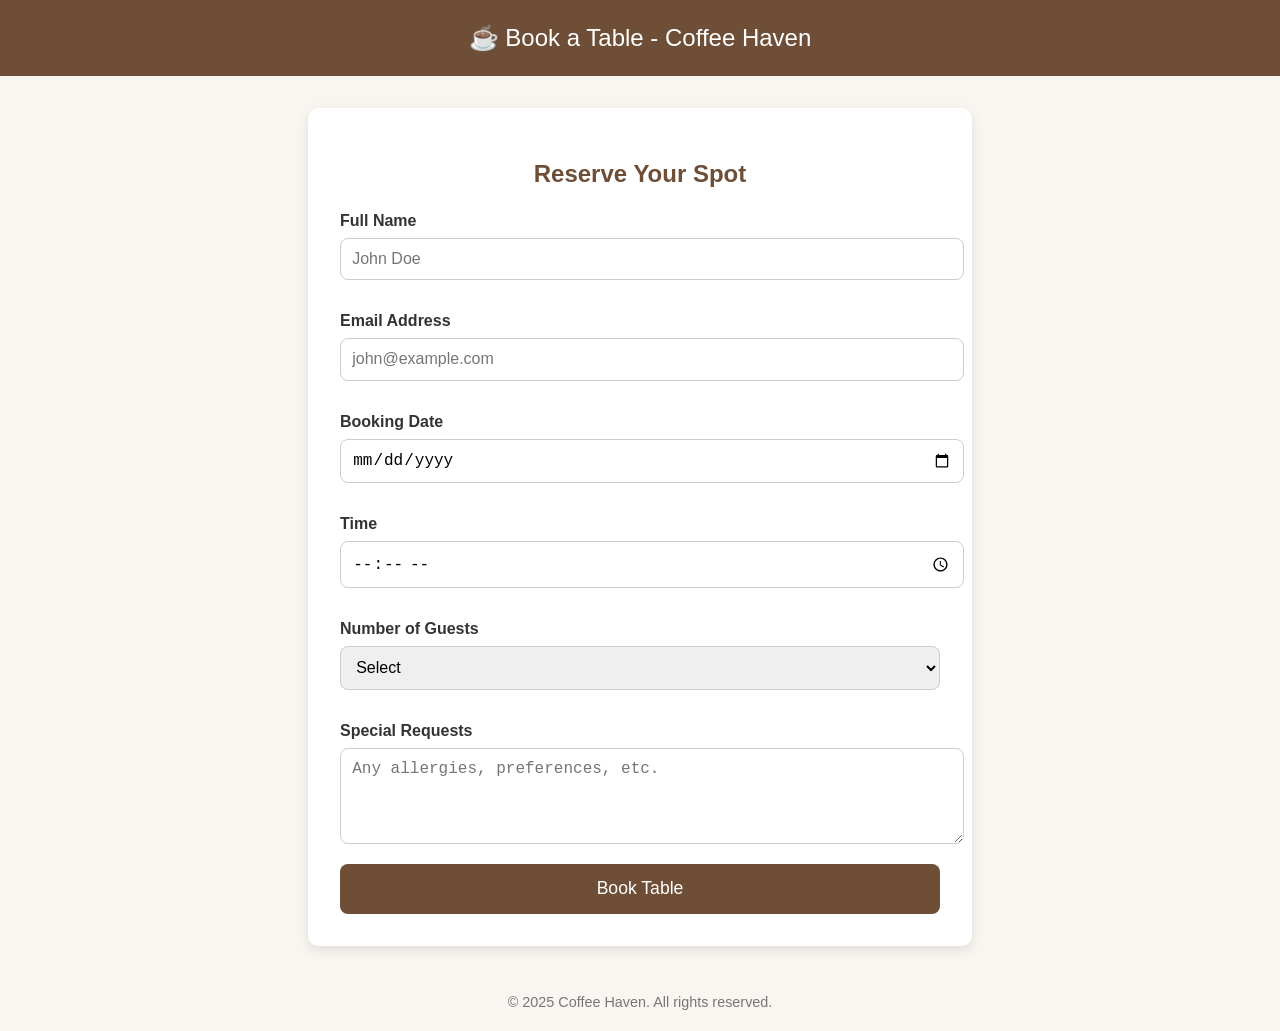
<file: book-a-table.html>
<!DOCTYPE html>
<html lang="en">
<head>
  <meta charset="UTF-8" />
  <meta name="viewport" content="width=device-width, initial-scale=1.0"/>
  <title>Book a Table - Coffee Haven</title>
  <style>
    body {
      margin: 0;
      font-family: 'Segoe UI', Tahoma, Geneva, Verdana, sans-serif;
      background: #f9f5f0;
      color: #333;
    }

    header {
      background-color: #6f4e37;
      color: white;
      padding: 1.5rem;
      text-align: center;
      font-size: 1.5rem;
    }

    .container {
      max-width: 600px;
      margin: 2rem auto;
      background: white;
      padding: 2rem;
      border-radius: 10px;
      box-shadow: 0 4px 12px rgba(0,0,0,0.1);
    }

    h2 {
      text-align: center;
      color: #6f4e37;
      margin-bottom: 1.5rem;
    }

    label {
      display: block;
      margin: 1rem 0 0.5rem;
      font-weight: 600;
    }

    input, select, textarea {
      width: 100%;
      padding: 0.7rem;
      margin-bottom: 1rem;
      border: 1px solid #ccc;
      border-radius: 8px;
      font-size: 1rem;
    }

    button {
      width: 100%;
      background-color: #6f4e37;
      color: white;
      border: none;
      padding: 0.9rem;
      font-size: 1.1rem;
      border-radius: 8px;
      cursor: pointer;
      transition: background 0.3s ease;
    }

    button:hover {
      background-color: #5a3d2b;
    }

    footer {
      text-align: center;
      padding: 1rem;
      font-size: 0.9rem;
      color: #777;
    }
  </style>
</head>
<body>

<header>
  ☕ Book a Table - Coffee Haven
</header>

<div class="container">
  <h2>Reserve Your Spot</h2>
  <form>
    <label for="name">Full Name</label>
    <input type="text" id="name" name="name" placeholder="John Doe" required />

    <label for="email">Email Address</label>
    <input type="email" id="email" name="email" placeholder="john@example.com" required />

    <label for="date">Booking Date</label>
    <input type="date" id="date" name="date" required />

    <label for="time">Time</label>
    <input type="time" id="time" name="time" required />

    <label for="guests">Number of Guests</label>
    <select id="guests" name="guests" required>
      <option value="">Select</option>
      <option value="1">1 Person</option>
      <option value="2">2 People</option>
      <option value="3">3 People</option>
      <option value="4">4 People</option>
      <option value="5">5 People</option>
      <option value="6">6 People</option>
    </select>

    <label for="requests">Special Requests</label>
    <textarea id="requests" name="requests" rows="4" placeholder="Any allergies, preferences, etc."></textarea>

    <button type="submit">Book Table</button>
  </form>
</div>

<footer>
  &copy; 2025 Coffee Haven. All rights reserved.
</footer>

</body>
</html>
</file>
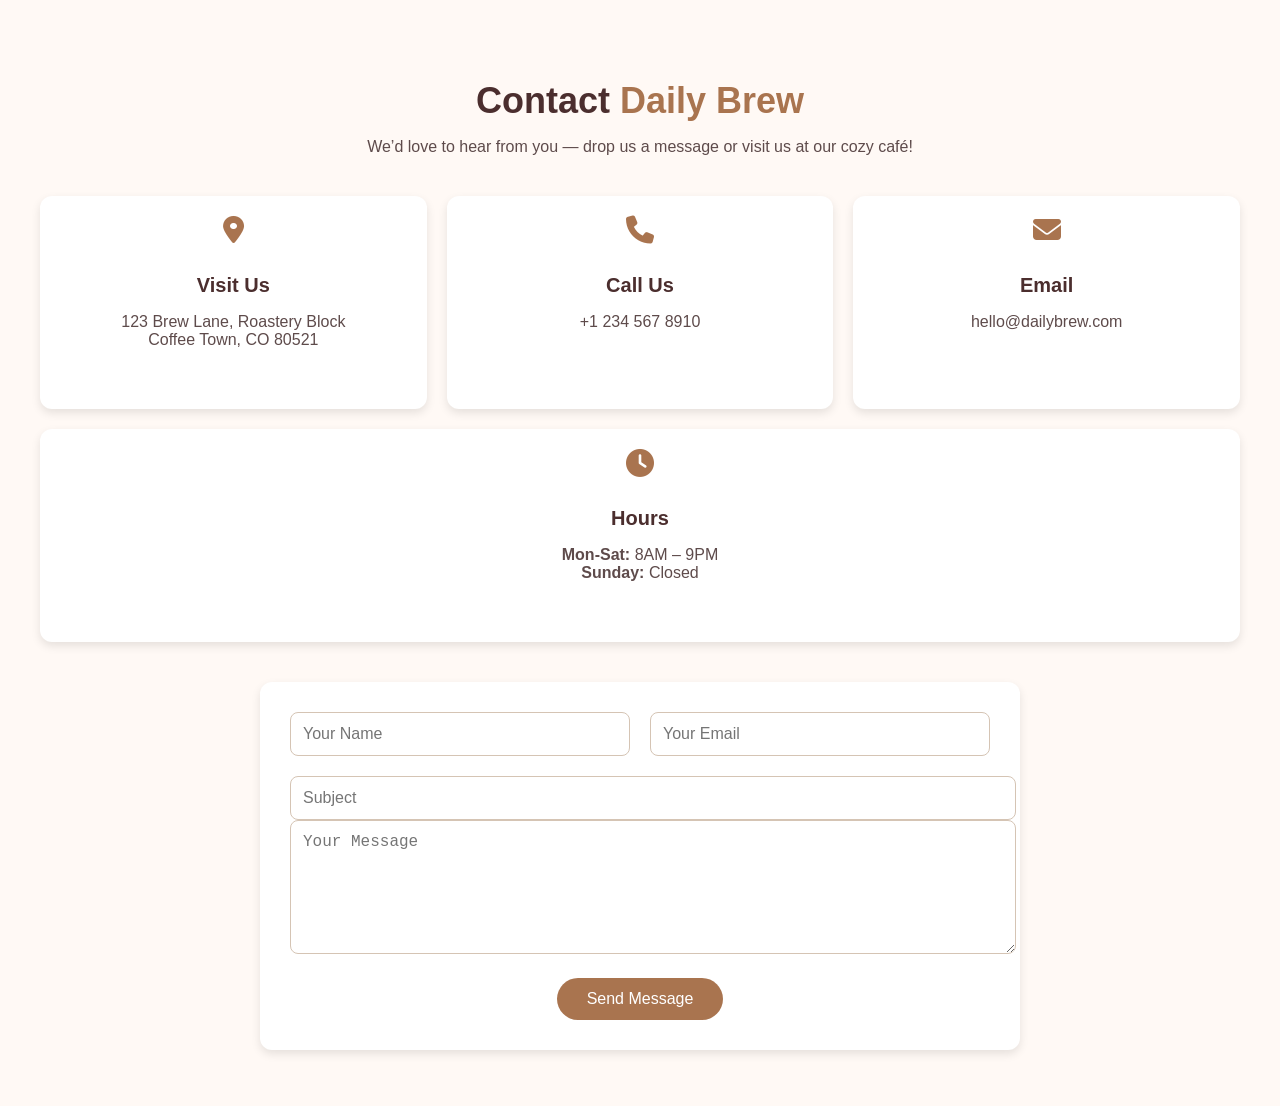
<file: contact.html>
<!DOCTYPE html>
<html lang="en">
<head>
  <meta charset="UTF-8" />
  <meta name="viewport" content="width=device-width, initial-scale=1.0"/>
  <title>Contact | Daily Brew</title>
  <link href="https://cdnjs.cloudflare.com/ajax/libs/font-awesome/6.4.0/css/all.min.css" rel="stylesheet">
  <style>
    body {
      font-family: 'Segoe UI', sans-serif;
      margin: 0;
      background: #fff9f5;
      color: #333;
    }

    .contact-section {
      padding: 50px 20px;
      max-width: 1200px;
      margin: auto;
    }

    .contact-section h2 {
      text-align: center;
      font-size: 36px;
      margin-bottom: 10px;
      color: #4b2e2e;
    }

    .contact-section h2 span {
      color: #a9744f;
    }

    .contact-section p {
      text-align: center;
      margin-bottom: 40px;
      font-size: 16px;
      color: #5e4b4b;
    }

    .info-grid {
      display: flex;
      flex-wrap: wrap;
      gap: 20px;
      justify-content: center;
      margin-bottom: 40px;
    }

    .info-box {
      flex: 1 1 250px;
      background: #fff;
      padding: 20px;
      border-radius: 12px;
      box-shadow: 0 4px 10px rgba(0,0,0,0.1);
      text-align: center;
    }

    .info-box i {
      font-size: 28px;
      color: #a9744f;
      margin-bottom: 10px;
    }

    .info-box h3 {
      font-size: 20px;
      margin-bottom: 8px;
      color: #4b2e2e;
    }

    .contact-form {
      background: #fff;
      padding: 30px;
      border-radius: 12px;
      box-shadow: 0 4px 10px rgba(0,0,0,0.1);
      max-width: 700px;
      margin: auto;
    }

    .form-row {
      display: flex;
      gap: 20px;
      flex-wrap: wrap;
      margin-bottom: 20px;
    }

    .contact-form input,
    .contact-form textarea {
      width: 100%;
      padding: 12px;
      border: 1px solid #d5c4b4;
      border-radius: 8px;
      font-size: 16px;
    }

    .form-row input {
      flex: 1;
    }

    .contact-form button {
      background: #a9744f;
      color: white;
      padding: 12px 30px;
      border: none;
      border-radius: 25px;
      font-size: 16px;
      cursor: pointer;
      display: block;
      margin: 20px auto 0;
      transition: background 0.3s ease;
    }

    .contact-form button:hover {
      background: #8e5e3b;
    }

    /* Responsive */
    @media (max-width: 768px) {
      .form-row {
        flex-direction: column;
      }

      .info-grid {
        flex-direction: column;
        align-items: center;
      }
    }
  </style>
</head>
<body>

  <section class="contact-section">
    <div class="contact-container">
      <h2>Contact <span>Daily Brew</span></h2>
      <p>We’d love to hear from you — drop us a message or visit us at our cozy café!</p>

      <div class="info-grid">
        <div class="info-box">
          <i class="fas fa-map-marker-alt"></i>
          <h3>Visit Us</h3>
          <p>123 Brew Lane, Roastery Block<br>Coffee Town, CO 80521</p>
        </div>
        <div class="info-box">
          <i class="fas fa-phone"></i>
          <h3>Call Us</h3>
          <p>+1 234 567 8910</p>
        </div>
        <div class="info-box">
          <i class="fas fa-envelope"></i>
          <h3>Email</h3>
          <p>hello@dailybrew.com</p>
        </div>
        <div class="info-box">
          <i class="fas fa-clock"></i>
          <h3>Hours</h3>
          <p><strong>Mon-Sat:</strong> 8AM – 9PM<br><strong>Sunday:</strong> Closed</p>
        </div>
      </div>

      <form class="contact-form">
        <div class="form-row">
          <input type="text" placeholder="Your Name" required />
          <input type="email" placeholder="Your Email" required />
        </div>
        <input type="text" placeholder="Subject" required />
        <textarea placeholder="Your Message" rows="6" required></textarea>
        <button type="submit">Send Message</button>
      </form>
    </div>
  </section>

</body>
</html>
</file>
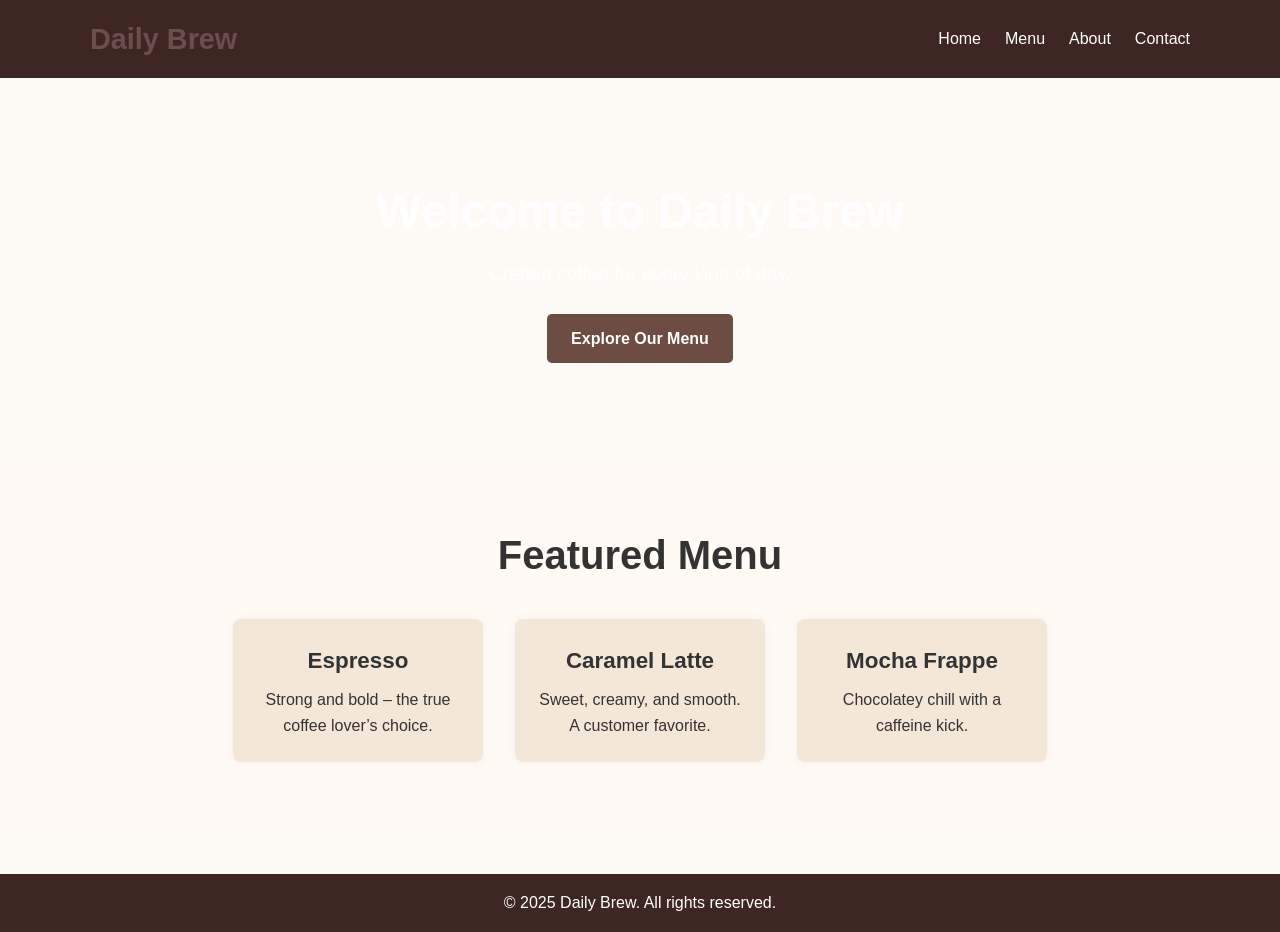
<file: menu.html>
<!DOCTYPE html>
<html lang="en">
<head>
  <meta charset="UTF-8" />
  <meta name="viewport" content="width=device-width, initial-scale=1.0" />
  <title>Daily Brew | Home</title>
  <link rel="stylesheet" href="style.css" />
</head>
<body>

  <!-- Header -->
  <header>
    <div class="container nav">
      <h1 class="logo">Daily Brew</h1>
      <nav>
        <ul class="nav-links">
          <li><a href="#">Home</a></li>
          <li><a href="#menu">Menu</a></li>
          <li><a href="#">About</a></li>
          <li><a href="#">Contact</a></li>
        </ul>
      </nav>
    </div>
  </header>

  <!-- Hero Section -->
  <section class="hero">
    <div class="container">
      <h2>Welcome to Daily Brew</h2>
      <p>Crafted coffee for every kind of day.</p>
      <a href="#menu" class="cta-button">Explore Our Menu</a>
    </div>
  </section>

  <!-- Menu Section -->
  <section id="menu" class="menu-section">
    <div class="container">
      <h2>Featured Menu</h2>
      <div class="menu-items">
        <div class="menu-card">
          <h3>Espresso</h3>
          <p>Strong and bold – the true coffee lover’s choice.</p>
        </div>
        <div class="menu-card">
          <h3>Caramel Latte</h3>
          <p>Sweet, creamy, and smooth. A customer favorite.</p>
        </div>
        <div class="menu-card">
          <h3>Mocha Frappe</h3>
          <p>Chocolatey chill with a caffeine kick.</p>
        </div>
      </div>
    </div>
  </section>

  <!-- Footer -->
  <footer>
    <div class="container">
      <p>© 2025 Daily Brew. All rights reserved.</p>
    </div>
  </footer>

</body>
</html>
</file>
<file: style.css>
* {
  margin: 0;
  padding: 0;
  box-sizing: border-box;
}

body {
  font-family: 'Poppins', sans-serif;
  background-color: #fff;
  color: #333;
}

/* Navbar */
.navbar {
  display: flex;
  justify-content: space-between;
  align-items: center;
  padding: 20px 10%;
  background-color: rgba(255, 255, 255, 0.9);
  position: relative;
  z-index: 2;
  box-shadow: 0 4px 10px rgba(0, 0, 0, 0.05);
}

.logo {
  font-size: 1.8rem;
  font-weight: 600;
  color: #6b4f4f;
}

.nav-links {
  list-style: none;
  display: flex;
  gap: 25px;
}

.nav-links a {
  text-decoration: none;
  font-weight: 500;
  color: #333;
  transition: color 0.3s;
}

.nav-links a:hover {
  color: #b27d5f;
}

.book-table-btn {
  padding: 8px 14px;
  background-color: #b27d5f;
  color: #fff !important;
  border-radius: 6px;
  transition: background-color 0.3s ease;
}

.book-table-btn:hover {
  background-color: #a36e52;
}

/* Hero Section with background image */
.hero-section {
  background: url('https://images.unsplash.com/photo-1509042239860-f550ce710b93?ixlib=rb-4.0.3&auto=format&fit=crop&w=1500&q=80') no-repeat center center/cover;
  height: 100vh;
  display: flex;
  flex-direction: column;
  justify-content: center;
  padding: 0 10%;
  color: white;
  text-shadow: 0 1px 4px rgba(0, 0, 0, 0.6);
  position: relative;
}

.hero-content {
  z-index: 1;
}

.hero-content h1 {
  font-size: 3rem;
  margin-bottom: 15px;
}

.hero-content p {
  font-size: 1.2rem;
  margin-bottom: 30px;
  max-width: 500px;
}

.cta-button {
  display: inline-block;
  padding: 12px 24px;
  background-color: #b27d5f;
  color: white;
  text-decoration: none;
  font-weight: 500;
  border-radius: 6px;
  transition: background-color 0.3s;
}

.cta-button:hover {
  background-color: #a36e52;
}

/* Responsive */
@media (max-width: 768px) {
  .nav-links {
    flex-direction: column;
    gap: 10px;
    background: white;
    position: absolute;
    top: 60px;
    right: 10%;
    padding: 20px;
    display: none;
  }

  .navbar {
    flex-direction: column;
    align-items: flex-start;
  }

  .hero-content h1 {
    font-size: 2.2rem;
  }

  .hero-content p {
    font-size: 1rem;
  }
}/* Reset and Base Styles */
* {
  margin: 0;
  padding: 0;
  box-sizing: border-box;
}

body {
  font-family: 'Segoe UI', Arial, sans-serif;
  background-color: #fefaf6;
  color: #333;
  line-height: 1.6;
}

.container {
  width: 90%;
  max-width: 1100px;
  margin: auto;
}

/* Header */
header {
  background-color: #3e2723;
  color: white;
  padding: 1rem 0;
}

.nav {
  display: flex;
  justify-content: space-between;
  align-items: center;
}

.logo {
  font-size: 1.8rem;
  font-weight: bold;
}

.nav-links {
  list-style: none;
  display: flex;
  gap: 1.5rem;
}

.nav-links a {
  color: white;
  text-decoration: none;
}

.nav-links a:hover {
  text-decoration: underline;
}

/* Hero Section */
.hero {
  background: url('https://images.unsplash.com/photo-1509042239860-f550ce710b93') center/cover no-repeat;
  color: white;
  padding: 6rem 0;
  text-align: center;
}

.hero h2 {
  font-size: 3rem;
  margin-bottom: 0.5rem;
}

.hero p {
  font-size: 1.2rem;
  margin-bottom: 1.5rem;
}

.cta-button {
  display: inline-block;
  background-color: #6d4c41;
  color: white;
  padding: 0.75rem 1.5rem;
  text-decoration: none;
  border-radius: 5px;
  font-weight: bold;
}

.cta-button:hover {
  background-color: #5d4037;
}

/* Menu Section */
.menu-section {
  padding: 4rem 0;
  background-color: #fffaf3;
  text-align: center;
}

.menu-section h2 {
  font-size: 2.5rem;
  margin-bottom: 2rem;
}

.menu-items {
  display: flex;
  flex-wrap: wrap;
  gap: 2rem;
  justify-content: center;
}

.menu-card {
  background-color: #f5e7d7;
  padding: 1.5rem;
  width: 250px;
  border-radius: 8px;
  box-shadow: 0 0 10px rgba(0, 0, 0, 0.05);
}

.menu-card h3 {
  font-size: 1.4rem;
  margin-bottom: 0.5rem;
}

/* Footer */
footer {
  background-color: #3e2723;
  color: white;
  text-align: center;
  padding: 1rem 0;
  margin-top: 3rem;
}

/* Responsive Design */
@media (max-width: 768px) {
  .nav-links {
    flex-direction: column;
    align-items: center;
    gap: 1rem;
  }

  .hero h2 {
    font-size: 2rem;
  }

  .menu-items {
    flex-direction: column;
  }
}
</file>
